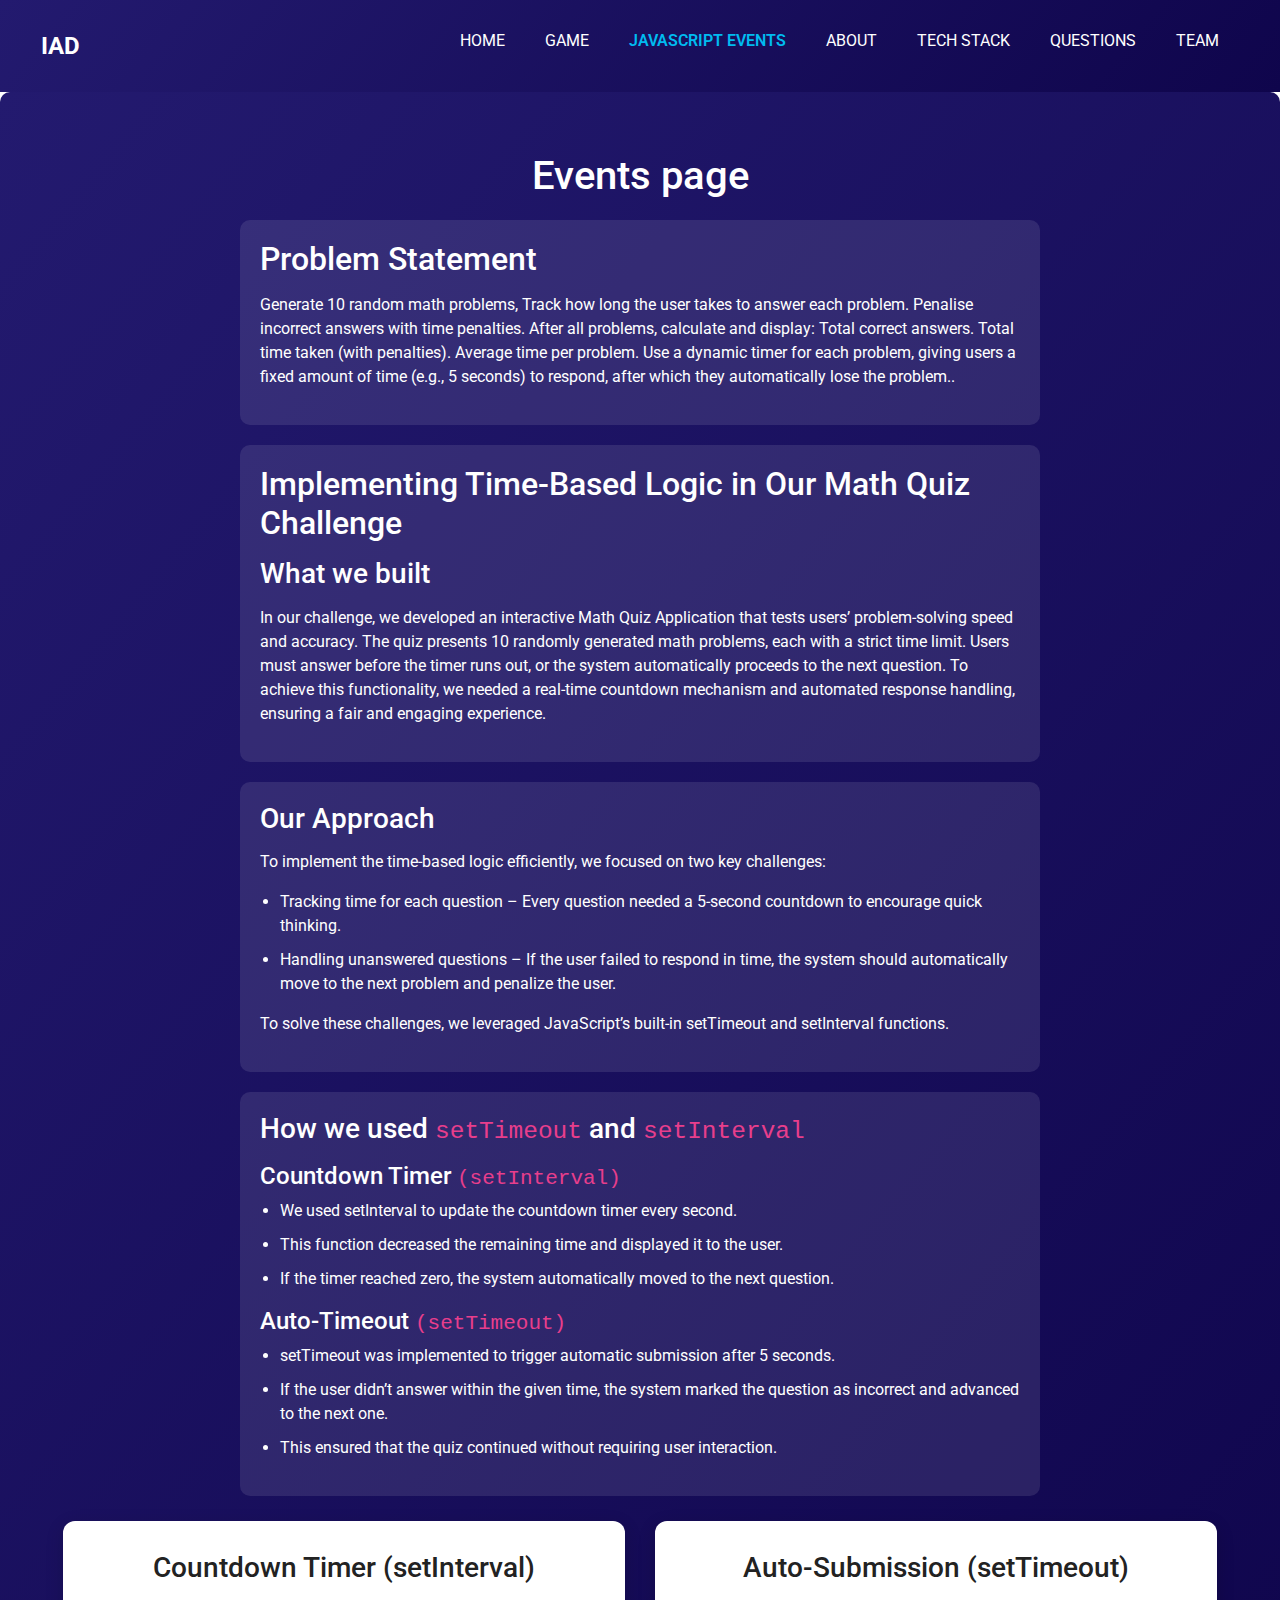
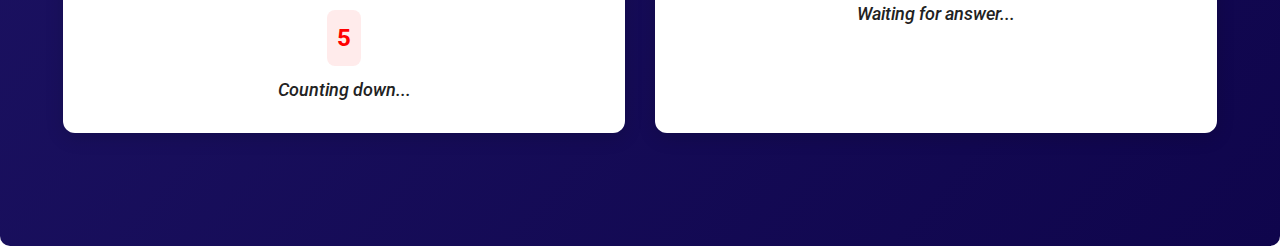
<file: event.html>
<!DOCTYPE html>
<html lang="en">
    <head>
        <title>Events</title>
        <link href="css/style.css" rel="stylesheet" />
        <!-- bootstrap core css -->
        <link rel="stylesheet" type="text/css" href="css/bootstrap.css" />

        <!-- fonts style -->
        <link
            href="https://fonts.googleapis.com/css2?family=Roboto:wght@400;500;700;900&display=swap"
            rel="stylesheet"
        />
        <link href="css/responsive.css" rel="stylesheet" />

        <style>
            .container {
                margin-top: 50px auto;
                display: flex;
                justify-content: center;
                flex-wrap: wrap;
                gap: 20px;
                max-width: 1200px;
            }
            .box {
                color: #222;
                padding: 30px;
                background-color: white;
                border: none;
                border-radius: 12px;
                box-shadow: 0px 5px 18px rgba(0, 0, 0, 0.15);
                width: 48%;
                text-align: center;
                transition: transform 0.3s ease-in-out,
                    box-shadow 0.3s ease-in-out;
                margin: 5px;
                position: relative;
                overflow: hidden;
            }
            .box:hover {
                transform: translateY(-8px) scale(1.02);
                box-shadow: 0px 10px 25px rgba(0, 0, 0, 0.25);
            }
            .box::before {
                content: "";
                position: absolute;
                top: -3px;
                left: -3px;
                right: -3px;
                bottom: -3px;
                border-radius: 18px;
                background: linear-gradient(120deg, #0052d4, #65c7f7, #9cecfb);
                z-index: -1;
                opacity: 0;
                transition: opacity 0.4s ease-in-out;
            }
            .box:hover::before {
                opacity: 1;
            }
            .timer {
                font-size: 24px;
                font-weight: bold;
                color: red;
                padding: 10px;
                border-radius: 8px;
                background: rgba(255, 59, 59, 0.1);
                display: inline-block;
                margin-top: 10px;
            }
            .status {
                font-size: 18px;
                font-weight: 500;
                font-style: italic;
                margin-top: 10px;
            }
            #event {
                background: linear-gradient(130deg, #231a6f, #0f054c);
                color: white;
                padding: 60px 20px;
                text-align: center;
                border-radius: 10px;
            }
            .event {
                background: rgba(255, 255, 255, 0.1);
                padding: 20px;
                border-radius: 10px;
                margin: 20px auto;
                width: 80%;
                max-width: 800px;
                text-align: left;
            }
            h1,
            h2,
            h3 {
                font-weight: 500;
                margin-bottom: 15px;
            }
            ul {
                padding-left: 20px;
            }
            ul li {
                font-size: 16px;
                margin-bottom: 10px;
            }
            @media (max-width: 768px) {
                .container {
                    flex-direction: column;
                    align-items: center;
                }
                .box {
                    width: 90%;
                }
            }
        </style>
    </head>
    <body class="sub_page">
        <div class="hero_area">
            <div class="hero_bg_box">
                <div class="bg_img_box">
                    <img src="images/hero-bg.png" alt="" />
                </div>
            </div>

            <!-- header section strats -->
            <header class="header_section">
                <div class="container-fluid">
                    <nav class="navbar navbar-expand-lg custom_nav-container">
                        <a class="navbar-brand" href="index.html">
                            <span> IAD </span>
                        </a>

                        <button
                            class="navbar-toggler"
                            type="button"
                            data-toggle="collapse"
                            data-target="#navbarSupportedContent"
                            aria-controls="navbarSupportedContent"
                            aria-expanded="false"
                            aria-label="Toggle navigation"
                        >
                            <span class=""> </span>
                        </button>

                        <div
                            class="collapse navbar-collapse"
                            id="navbarSupportedContent"
                        >
                            <ul class="navbar-nav">
                                <li class="nav-item">
                                    <a class="nav-link" href="index.html"
                                        >Home
                                    </a>
                                </li>
                                <li class="nav-item">
                                    <a class="nav-link" href="game.html"
                                        >Game
                                    </a>
                                </li>
                                <li class="nav-item active">
                                    <a class="nav-link" href="event.html">
                                        JavaScript Events
                                        <span class="sr-only">(current)</span>
                                    </a>
                                </li>
                                <li class="nav-item">
                                    <a class="nav-link" href="about.html">
                                        About</a
                                    >
                                </li>
                                <li class="nav-item">
                                    <a class="nav-link" href="service.html"
                                        >Tech Stack
                                    </a>
                                </li>
                                <li class="nav-item">
                                    <a class="nav-link" href="why.html"
                                        >Questions</a
                                    >
                                </li>
                                <li class="nav-item">
                                    <a class="nav-link" href="team.html"
                                        >Team</a
                                    >
                                </li>
                            </ul>
                        </div>
                    </nav>
                </div>
            </header>
            <!-- end header section -->
        </div>

        <section id="event">
            <h1>Events page</h1>
            <div class="event">
                <h2>Problem Statement</h2>
                <p>
                    Generate 10 random math problems, Track how long the user
                    takes to answer each problem. Penalise incorrect answers
                    with time penalties. After all problems, calculate and
                    display: Total correct answers. Total time taken (with
                    penalties). Average time per problem. Use a dynamic timer
                    for each problem, giving users a fixed amount of time (e.g.,
                    5 seconds) to respond, after which they automatically lose
                    the problem..
                </p>
            </div>
            <div class="event">
                <h2>
                    Implementing Time-Based Logic in Our Math Quiz Challenge
                </h2>
                <h3>What we built</h3>
                <p>
                    In our challenge, we developed an interactive Math Quiz
                    Application that tests users’ problem-solving speed and
                    accuracy. The quiz presents 10 randomly generated math
                    problems, each with a strict time limit. Users must answer
                    before the timer runs out, or the system automatically
                    proceeds to the next question. To achieve this
                    functionality, we needed a real-time countdown mechanism and
                    automated response handling, ensuring a fair and engaging
                    experience.
                </p>
            </div>
            <div class="event">
                <h3>Our Approach</h3>
                <p>
                    To implement the time-based logic efficiently, we focused on
                    two key challenges:
                </p>
                <ul>
                    <li>
                        Tracking time for each question – Every question needed
                        a 5-second countdown to encourage quick thinking.
                    </li>
                    <li>
                        Handling unanswered questions – If the user failed to
                        respond in time, the system should automatically move to
                        the next problem and penalize the user.
                    </li>
                </ul>
                <p>
                    To solve these challenges, we leveraged JavaScript’s
                    built-in setTimeout and setInterval functions.
                </p>
            </div>
            <div class="event">
                <h3>
                    How we used <code>setTimeout</code> and
                    <code>setInterval</code>
                </h3>
                <h4>Countdown Timer <code>(setInterval)</code></h4>
                <ul>
                    <li>
                        We used setInterval to update the countdown timer every
                        second.
                    </li>
                    <li>
                        This function decreased the remaining time and displayed
                        it to the user.
                    </li>
                    <li>
                        If the timer reached zero, the system automatically
                        moved to the next question.
                    </li>
                </ul>
                <h4>Auto-Timeout <code>(setTimeout)</code></h4>
                <ul>
                    <li>
                        setTimeout was implemented to trigger automatic
                        submission after 5 seconds.
                    </li>
                    <li>
                        If the user didn’t answer within the given time, the
                        system marked the question as incorrect and advanced to
                        the next one.
                    </li>
                    <li>
                        This ensured that the quiz continued without requiring
                        user interaction.
                    </li>
                </ul>
            </div>

            <div class="container pb-5">
                <div class="box" id="countdownBox">
                    <h3>Countdown Timer (setInterval)</h3>
                    <div class="timer" id="countdown">5</div>
                    <div class="status" id="countdownStatus">
                        Counting down...
                    </div>
                </div>

                <div class="box" id="timeoutBox">
                    <h3>Auto-Submission (setTimeout)</h3>
                    <div class="status" id="timeoutStatus">
                        Waiting for answer...
                    </div>
                </div>
            </div>
        </section>

        <!-- footer section -->
        <!-- footer section -->

        <script>
            let timerInterval;
            let timeLeft = 5;
            let countdownEl = document.getElementById("countdown");
            let countdownStatus = document.getElementById("countdownStatus");
            let timeoutStatus = document.getElementById("timeoutStatus");
            let box1 = document.getElementById("box1");

            function startCountdown() {
                function resetCountdown() {
                    timeLeft = 5;
                    countdownEl.textContent = timeLeft;
                    countdownStatus.textContent = "Counting down...";
                    timeoutStatus.textContent = "Waiting for answer...";

                    if (timerInterval) clearInterval(timerInterval);
                    timerInterval = setInterval(() => {
                        timeLeft--;
                        countdownEl.textContent = timeLeft;
                        countdownStatus.textContent = `Time left: ${timeLeft}s`;

                        if (timeLeft <= 0) {
                            clearInterval(timerInterval);
                            countdownStatus.textContent = "Time's up!";
                            timeoutStatus.textContent =
                                "Time's up! Moving to next question...";

                            setTimeout(resetCountdown, 1000);
                        }
                    }, 1000);
                }

                resetCountdown();
            }
            startCountdown();
        </script>
    </body>
</html>
</file>
<file: css/style.css>
@import url("https://fonts.googleapis.com/css2?family=Lato:wght@400;700&family=Open+Sans:wght@300;400;600;700&display=swap");
body {
  font-family: "Open Sans", sans-serif;
  color: #0c0c0c;
  background-color: #ffffff;
  overflow-x: hidden;
}

.layout_padding {
  padding: 90px 0;
}

.layout_padding2 {
  padding: 75px 0;
}

.layout_padding2-top {
  padding-top: 75px;
}

.layout_padding2-bottom {
  padding-bottom: 75px;
}

.layout_padding-top {
  padding-top: 90px;
}

.layout_padding-bottom {
  padding-bottom: 90px;
}

.heading_container {
  display: -webkit-box;
  display: -ms-flexbox;
  display: flex;
  -webkit-box-orient: vertical;
  -webkit-box-direction: normal;
      -ms-flex-direction: column;
          flex-direction: column;
  -webkit-box-align: start;
      -ms-flex-align: start;
          align-items: flex-start;
}

.heading_container h2 {
  position: relative;
  font-weight: bold;
  margin-bottom: 0;
}

.heading_container h2 span {
  color: #00bbf0;
}

.heading_container p {
  margin-top: 10px;
  margin-bottom: 0;
}

.heading_container.heading_center {
  -webkit-box-align: center;
      -ms-flex-align: center;
          align-items: center;
  text-align: center;
}

a,
a:hover,
a:focus {
  text-decoration: none;
}

a:hover,
a:focus {
  color: initial;
}

.btn,
.btn:focus {
  outline: none !important;
  -webkit-box-shadow: none;
          box-shadow: none;
}

/*header section*/
.hero_area {
  position: relative;
  min-height: 100vh;
  display: -webkit-box;
  display: -ms-flexbox;
  display: flex;
  -webkit-box-orient: vertical;
  -webkit-box-direction: normal;
      -ms-flex-direction: column;
          flex-direction: column;
}

.hero_area .hero_bg_box {
  position: absolute;
  top: 0;
  left: 0;
  width: 100%;
  height: 100%;
  display: -webkit-box;
  display: -ms-flexbox;
  display: flex;
  -webkit-box-pack: center;
      -ms-flex-pack: center;
          justify-content: center;
  -webkit-box-align: end;
      -ms-flex-align: end;
          align-items: flex-end;
  overflow: hidden;
  z-index: -1;
}

.hero_area .hero_bg_box .bg_img_box {
  min-width: 100%;
  min-height: 100%;
}

.hero_area .hero_bg_box img {
  min-width: 100%;
  min-height: 100%;
}

.sub_page .hero_area {
  min-height: auto;
  background: linear-gradient(130deg, #231a6f, #0f054c);
}

.sub_page .hero_area .hero_bg_box {
  display: none;
}

.header_section {
  padding: 15px 0;
}

.header_section .container-fluid {
  padding-right: 25px;
  padding-left: 25px;
}

.navbar-brand span {
  font-weight: bold;
  font-size: 24px;
  color: #ffffff;
}

.custom_nav-container {
  padding: 0;
}

.custom_nav-container .navbar-nav {
  margin-left: auto;
}

.custom_nav-container .navbar-nav .nav-item .nav-link {
  padding: 5px 20px;
  color: #ffffff;
  text-align: center;
  text-transform: uppercase;
  border-radius: 5px;
  -webkit-transition: all 0.3s;
  transition: all 0.3s;
}

.custom_nav-container .navbar-nav .nav-item:hover .nav-link, .custom_nav-container .navbar-nav .nav-item.active .nav-link {
  color: #00bbf0;
}

.custom_nav-container .navbar-nav .nav-item.active .nav-link {
  font-weight: 600;
}

.custom_nav-container .nav_search-btn {
  width: 35px;
  height: 35px;
  padding: 0;
  border: none;
  color: #ffffff;
}

.custom_nav-container .nav_search-btn:hover {
  color: #00bbf0;
}

.custom_nav-container .navbar-toggler {
  outline: none;
}

.custom_nav-container .navbar-toggler {
  padding: 0;
  width: 37px;
  height: 42px;
  -webkit-transition: all 0.3s;
  transition: all 0.3s;
}

.custom_nav-container .navbar-toggler span {
  display: block;
  width: 35px;
  height: 4px;
  background-color: #ffffff;
  margin: 7px 0;
  -webkit-transition: all 0.3s;
  transition: all 0.3s;
  position: relative;
  border-radius: 5px;
  transition: all 0.3s;
}

.custom_nav-container .navbar-toggler span::before, .custom_nav-container .navbar-toggler span::after {
  content: "";
  position: absolute;
  left: 0;
  height: 100%;
  width: 100%;
  background-color: #ffffff;
  top: -10px;
  border-radius: 5px;
  -webkit-transition: all 0.3s;
  transition: all 0.3s;
}

.custom_nav-container .navbar-toggler span::after {
  top: 10px;
}

.custom_nav-container .navbar-toggler[aria-expanded="true"] {
  -webkit-transform: rotate(360deg);
          transform: rotate(360deg);
}

.custom_nav-container .navbar-toggler[aria-expanded="true"] span {
  -webkit-transform: rotate(45deg);
          transform: rotate(45deg);
}

.custom_nav-container .navbar-toggler[aria-expanded="true"] span::before, .custom_nav-container .navbar-toggler[aria-expanded="true"] span::after {
  -webkit-transform: rotate(90deg);
          transform: rotate(90deg);
  top: 0;
}

/*end header section*/
/* slider section */
.slider_section {
  -webkit-box-flex: 1;
      -ms-flex: 1;
          flex: 1;
  display: -webkit-box;
  display: -ms-flexbox;
  display: flex;
  -webkit-box-align: center;
      -ms-flex-align: center;
          align-items: center;
  position: relative;
  padding: 45px 0 145px 0;
}

.slider_section .row {
  -webkit-box-align: center;
      -ms-flex-align: center;
          align-items: center;
}

.slider_section #customCarousel1 {
  width: 100%;
  position: unset;
}

.slider_section .detail-box {
  color: #00204a;
}

.slider_section .detail-box h1 {
  font-size: 3rem;
  font-weight: bold;
  text-transform: uppercase;
  margin-bottom: 15px;
  color: #ffffff;
}

.slider_section .detail-box p {
  color: #fefefe;
  font-size: 14px;
}

.slider_section .detail-box .btn-box {
  display: -webkit-box;
  display: -ms-flexbox;
  display: flex;
  margin: 0 -5px;
  margin-top: 25px;
}

.slider_section .detail-box .btn-box a {
  margin: 5px;
  text-align: center;
  width: 165px;
}

.slider_section .detail-box .btn-box .btn1 {
  display: inline-block;
  padding: 10px 15px;
  background-color: #00bbf0;
  color: #ffffff;
  border-radius: 0;
  -webkit-transition: all 0.3s;
  transition: all 0.3s;
  border: none;
}

.slider_section .detail-box .btn-box .btn1:hover {
  background-color: #007fa4;
}

.slider_section .detail-box .btn-box .btn2 {
  display: inline-block;
  padding: 10px 15px;
  background-color: #000000;
  color: #ffffff;
  border-radius: 0;
  -webkit-transition: all 0.3s;
  transition: all 0.3s;
  border: none;
}

.slider_section .detail-box .btn-box .btn2:hover {
  background-color: black;
}

.slider_section .img-box {
  margin: 45px 0;
}

.slider_section .img-box img {
  width: 100%;
  -webkit-animation: upDown 5s infinite;
          animation: upDown 5s infinite;
}

@-webkit-keyframes upDown {
  0% {
    -webkit-transform: translateY(-45px);
            transform: translateY(-45px);
  }
  50% {
    -webkit-transform: translateY(45px);
            transform: translateY(45px);
  }
  100% {
    -webkit-transform: translateY(-45px);
            transform: translateY(-45px);
  }
}

@keyframes upDown {
  0% {
    -webkit-transform: translateY(-45px);
            transform: translateY(-45px);
  }
  50% {
    -webkit-transform: translateY(45px);
            transform: translateY(45px);
  }
  100% {
    -webkit-transform: translateY(-45px);
            transform: translateY(-45px);
  }
}

.slider_section .carousel-indicators {
  position: unset;
  margin: 0;
  -webkit-box-pack: center;
      -ms-flex-pack: center;
          justify-content: center;
  -webkit-box-align: center;
      -ms-flex-align: center;
          align-items: center;
}

.slider_section .carousel-indicators li {
  background-color: #ffffff;
  width: 12px;
  height: 12px;
  border-radius: 100%;
  opacity: 1;
}

.slider_section .carousel-indicators li.active {
  width: 20px;
  height: 20px;
  background-color: #00bbf0;
}

.service_section {
  position: relative;
}

.service_section .box {
  display: -webkit-box;
  display: -ms-flexbox;
  display: flex;
  -webkit-box-orient: vertical;
  -webkit-box-direction: normal;
      -ms-flex-direction: column;
          flex-direction: column;
  -webkit-box-align: center;
      -ms-flex-align: center;
          align-items: center;
  text-align: center;
  margin-top: 45px;
  background-color: #f8f8f9;
  padding: 20px;
  border-radius: 5px;
}

.service_section .box .img-box {
  display: -webkit-box;
  display: -ms-flexbox;
  display: flex;
  -webkit-box-pack: center;
      -ms-flex-pack: center;
          justify-content: center;
  -webkit-box-align: start;
      -ms-flex-align: start;
          align-items: flex-start;
  width: 125px;
  min-width: 75px;
  height: 75px;
  margin-bottom: 15px;
}

.service_section .box .img-box img {
  max-width: 100%;
  max-height: 100%;
  -webkit-transition: all 0.3s;
  transition: all 0.3s;
}

.service_section .box .detail-box h5 {
  font-weight: bold;
  text-transform: uppercase;
}

.service_section .box .detail-box a {
  color: #00204a;
  font-weight: 600;
}

.service_section .box .detail-box a:hover {
  color: #00bbf0;
}

.service_section .btn-box {
  display: -webkit-box;
  display: -ms-flexbox;
  display: flex;
  -webkit-box-pack: center;
      -ms-flex-pack: center;
          justify-content: center;
  margin-top: 45px;
}

.service_section .btn-box a {
  display: inline-block;
  padding: 10px 45px;
  background-color: #00bbf0;
  color: #ffffff;
  border-radius: 0;
  -webkit-transition: all 0.3s;
  transition: all 0.3s;
  border: none;
}

.service_section .btn-box a:hover {
  background-color: #007fa4;
}

.about_section {
  background-color: #00204a;
  color: #ffffff;
}

.about_section .heading_container {
  margin-bottom: 45px;
}

.about_section .row {
  -webkit-box-align: center;
      -ms-flex-align: center;
          align-items: center;
}

.about_section .img-box img {
  max-width: 100%;
}

.about_section .detail-box h3 {
  font-weight: bold;
}

.about_section .detail-box p {
  margin-top: 15px;
}

.about_section .detail-box a {
  display: inline-block;
  padding: 10px 45px;
  background-color: #00bbf0;
  color: #ffffff;
  border-radius: 0px;
  -webkit-transition: all 0.3s;
  transition: all 0.3s;
  border: none;
  margin-top: 15px;
}

.about_section .detail-box a:hover {
  background-color: #007fa4;
}

.why_section .box {
  margin-top: 45px;
  display: -webkit-box;
  display: -ms-flexbox;
  display: flex;
  -webkit-box-orient: vertical;
  -webkit-box-direction: normal;
      -ms-flex-direction: column;
          flex-direction: column;
  -webkit-box-align: center;
      -ms-flex-align: center;
          align-items: center;
  text-align: center;
}

.why_section .box .img-box {
  margin-bottom: 20px;
  width: 120px;
  height: 120px;
  min-width: 120px;
  min-height: 120px;
  border-radius: 100%;
  border: 5px solid #00204a;
  display: -webkit-box;
  display: -ms-flexbox;
  display: flex;
  -webkit-box-pack: center;
      -ms-flex-pack: center;
          justify-content: center;
  -webkit-box-align: center;
      -ms-flex-align: center;
          align-items: center;
}

.why_section .box .img-box h1 {
  font-size: 56px;
  margin: 0px;
  font-family: 'Segoe UI', Tahoma, Geneva, Verdana, sans-serif;
  font-weight: bold;
  fill: #00204a;
}

.why_section .box h5 {
  font-weight: bold;
  margin-bottom: 10px;
}

.why_section .box p {
  margin-bottom: 0;
}

.why_section .btn-box {
  display: -webkit-box;
  display: -ms-flexbox;
  display: flex;
  -webkit-box-pack: center;
      -ms-flex-pack: center;
          justify-content: center;
  margin-top: 45px;
}

.why_section .btn-box a {
  display: inline-block;
  padding: 10px 45px;
  background-color: #00bbf0;
  color: #ffffff;
  border-radius: 0;
  -webkit-transition: all 0.3s;
  transition: all 0.3s;
  border: none;
}

.why_section .btn-box a:hover {
  background-color: #007fa4;
}

/*team section */
.team_section {
  text-align: center;
  background-color: #00204a;
  color: #ffffff;
}

.team_section .heading_container {
  -webkit-box-pack: center;
      -ms-flex-pack: center;
          justify-content: center;
}

.team_section .team_container {
  padding: 0 10px;
}

.team_section .team_container .box {
  padding: 35px 0 0 0;
  border-radius: 5px;
  overflow: hidden;
  -webkit-transition: all .1s;
  transition: all .1s;
  margin-top: 45px;
  background: -webkit-gradient(linear, left top, left bottom, from(#002759), to(#002b64));
  background: linear-gradient(to bottom, #002759, #002b64);
}

.team_section .team_container .box .img-box {
  display: -webkit-box;
  display: -ms-flexbox;
  display: flex;
  -webkit-box-pack: center;
      -ms-flex-pack: center;
          justify-content: center;
  -webkit-box-align: center;
      -ms-flex-align: center;
          align-items: center;
}

.team_section .team_container .box .img-box img {
  width: 120px;
  border-radius: 100%;
  border: 5px solid #ffffff;
}

.team_section .team_container .box .detail-box {
  margin: 25px 0;
}

.team_section .team_container .box .detail-box h5 {
  color: #00bbf0;
  font-weight: 600;
  position: relative;
}

.team_section .team_container .box .social_box {
  padding: 10px 45px 20px 45px;
  display: -webkit-box;
  display: -ms-flexbox;
  display: flex;
  -webkit-box-pack: justify;
      -ms-flex-pack: justify;
          justify-content: space-between;
}

.team_section .team_container .box .social_box a {
  color: #ffffff;
  font-size: 22px;
}

.team_section .team_container .box .social_box a:hover {
  color: #00bbf0;
}

/*team section end*/
/* client section start */
.client_section .heading_container {
  margin-bottom: 30px;
}

.client_section .box {
  display: -webkit-box;
  display: -ms-flexbox;
  display: flex;
  -webkit-box-orient: vertical;
  -webkit-box-direction: normal;
      -ms-flex-direction: column;
          flex-direction: column;
  margin: 15px;
}

.client_section .box .img-box {
  position: relative;
  display: -webkit-box;
  display: -ms-flexbox;
  display: flex;
  -webkit-box-pack: center;
      -ms-flex-pack: center;
          justify-content: center;
  -webkit-box-align: center;
      -ms-flex-align: center;
          align-items: center;
  width: 100px;
  margin-bottom: -50px;
  margin-left: 25px;
  position: relative;
}

.client_section .box .img-box img {
  border-radius: 100%;
}

.client_section .box .client_id {
  display: -webkit-box;
  display: -ms-flexbox;
  display: flex;
  -webkit-box-pack: justify;
      -ms-flex-pack: justify;
          justify-content: space-between;
}

.client_section .box .client_id .client_info h6 {
  font-weight: 600;
  margin-bottom: 5px;
}

.client_section .box .client_id .client_info p {
  margin-bottom: 0;
  font-size: 15px;
  font-size: 14px;
  margin-bottom: 10px;
}

.client_section .box .detail-box {
  background-color: #ffffff;
  -webkit-box-shadow: 0 0 15px 0 rgba(0, 0, 0, 0.15);
          box-shadow: 0 0 15px 0 rgba(0, 0, 0, 0.15);
  padding: 75px 25px 25px 25px;
}

.client_section .box .detail-box i {
  color: #00204a;
  margin-bottom: 10px;
}

.client_section .owl-carousel .owl-nav {
  display: -webkit-box;
  display: -ms-flexbox;
  display: flex;
  -webkit-box-pack: center;
      -ms-flex-pack: center;
          justify-content: center;
  margin-top: 45px;
}

.client_section .owl-carousel .owl-nav .owl-prev,
.client_section .owl-carousel .owl-nav .owl-next {
  width: 55px;
  height: 55px;
  background-color: #ffffff;
  color: #000000;
  outline: none;
  bottom: 0px;
  font-size: 24px;
  -webkit-box-shadow: 0 0 5px 0 rgba(0, 0, 0, 0.25);
          box-shadow: 0 0 5px 0 rgba(0, 0, 0, 0.25);
}

.client_section .owl-carousel .owl-nav .owl-prev:hover,
.client_section .owl-carousel .owl-nav .owl-next:hover {
  color: #00204a;
}

/* client section end */
.info_section {
  background-color: #00204a;
  color: #ffffff;
  padding: 45px 0 15px 0;
}

.info_section h4 {
  font-weight: 600;
  margin-bottom: 20px;
}

.info_section .info_col {
  margin-bottom: 30px;
}

.info_section .info_contact .contact_link_box {
  display: -webkit-box;
  display: -ms-flexbox;
  display: flex;
  -webkit-box-orient: vertical;
  -webkit-box-direction: normal;
      -ms-flex-direction: column;
          flex-direction: column;
}

.info_section .info_contact .contact_link_box a {
  margin: 5px 0;
  color: #ffffff;
}

.info_section .info_contact .contact_link_box a i {
  margin-right: 5px;
}

.info_section .info_contact .contact_link_box a:hover {
  color: #00bbf0;
}

.info_section .info_social {
  display: -webkit-box;
  display: -ms-flexbox;
  display: flex;
  margin-top: 20px;
  margin-bottom: 10px;
}

.info_section .info_social a {
  display: -webkit-box;
  display: -ms-flexbox;
  display: flex;
  -webkit-box-pack: center;
      -ms-flex-pack: center;
          justify-content: center;
  -webkit-box-align: center;
      -ms-flex-align: center;
          align-items: center;
  color: #ffffff;
  border-radius: 100%;
  margin-right: 10px;
  font-size: 24px;
}

.info_section .info_social a:hover {
  color: #00bbf0;
}

.info_section .info_links {
  display: -webkit-box;
  display: -ms-flexbox;
  display: flex;
  -webkit-box-orient: vertical;
  -webkit-box-direction: normal;
      -ms-flex-direction: column;
          flex-direction: column;
  -ms-flex-wrap: wrap;
      flex-wrap: wrap;
}

.info_section .info_links a {
  display: -webkit-box;
  display: -ms-flexbox;
  display: flex;
  -webkit-box-align: center;
      -ms-flex-align: center;
          align-items: center;
  margin-bottom: 15px;
  color: #ffffff;
}

.info_section .info_links a:hover {
  color: #00bbf0;
}

.info_section form input {
  border: none;
  border-bottom: 1px solid #ffffff;
  background-color: transparent;
  width: 100%;
  height: 45px;
  color: #ffffff;
  outline: none;
}

.info_section form input::-webkit-input-placeholder {
  color: #ffffff;
}

.info_section form input:-ms-input-placeholder {
  color: #ffffff;
}

.info_section form input::-ms-input-placeholder {
  color: #ffffff;
}

.info_section form input::placeholder {
  color: #ffffff;
}

.info_section form button {
  width: 100%;
  text-align: center;
  display: inline-block;
  padding: 10px 55px;
  background-color: #00bbf0;
  color: #ffffff;
  border-radius: 0;
  -webkit-transition: all 0.3s;
  transition: all 0.3s;
  border: none;
  margin-top: 15px;
}

.info_section form button:hover {
  background-color: #007fa4;
}

/* footer section*/
.footer_section {
  position: relative;
  background-color: #ffffff;
  text-align: center;
}

.footer_section p {
  color: #00204a;
  padding: 25px 0;
  margin: 0;
}

.footer_section p a {
  color: inherit;
}
/*# sourceMappingURL=style.css.map */
</file>
<file: css/responsive.css>
@media (max-width: 1300px) {}

@media (max-width: 1120px) {}

@media (max-width: 992px) {
  .hero_area {
    min-height: auto;
  }

  .hero_area {
    background: linear-gradient(130deg, #231a6f, #0f054c);
  }

  .hero_area .hero_bg_box {
    display: none;
  }

  .slider_section {
    padding: 45px 0 75px 0;
  }

  .custom_nav-container .navbar-nav {
    padding-top: 15px;
    align-items: center;
  }


  .custom_nav-container .navbar-nav .nav-item .nav-link {
    padding: 5px 25px;
    margin: 5px 0;
  }


}

@media (max-width: 768px) {
  .about_section .img-box {
    margin-bottom: 45px;
  }

}

@media (max-width: 576px) {
  .header_section .header_top .contact_nav a span {
    display: none;
  }


  .client_section .client_container {
    width: 100%;
  }

  .client_section .box {
    margin: 0;
  }

  .owl-nav {
    display: flex;
    justify-content: center;
    margin-top: 45px;
  }

  .client_section .owl-carousel .owl-nav .owl-prev,
  .client_section .owl-carousel .owl-nav .owl-next {
    position: unset;
    margin: 0 2.5px;
  }
}

@media (max-width: 480px) {
  .slider_section .detail-box h1 {
    font-size: 2rem;
  }

  .track_section form {
    flex-direction: column;
    align-items: flex-start;
  }

  .track_section form input {
    width: 100%;
  }

  .track_section form button {
    padding: 10px 60px;
    margin-top: 10px;
  }
}

@media (max-width: 420px) {
  .service_section .box {
    flex-direction: column;
  }

  .service_section .box .img-box {
    justify-content: flex-start;
    margin-bottom: 15px;
  }
}

@media (max-width: 376px) {}

@media (min-width: 1200px) {
  .container {
    max-width: 1170px;
  }
}
</file>
